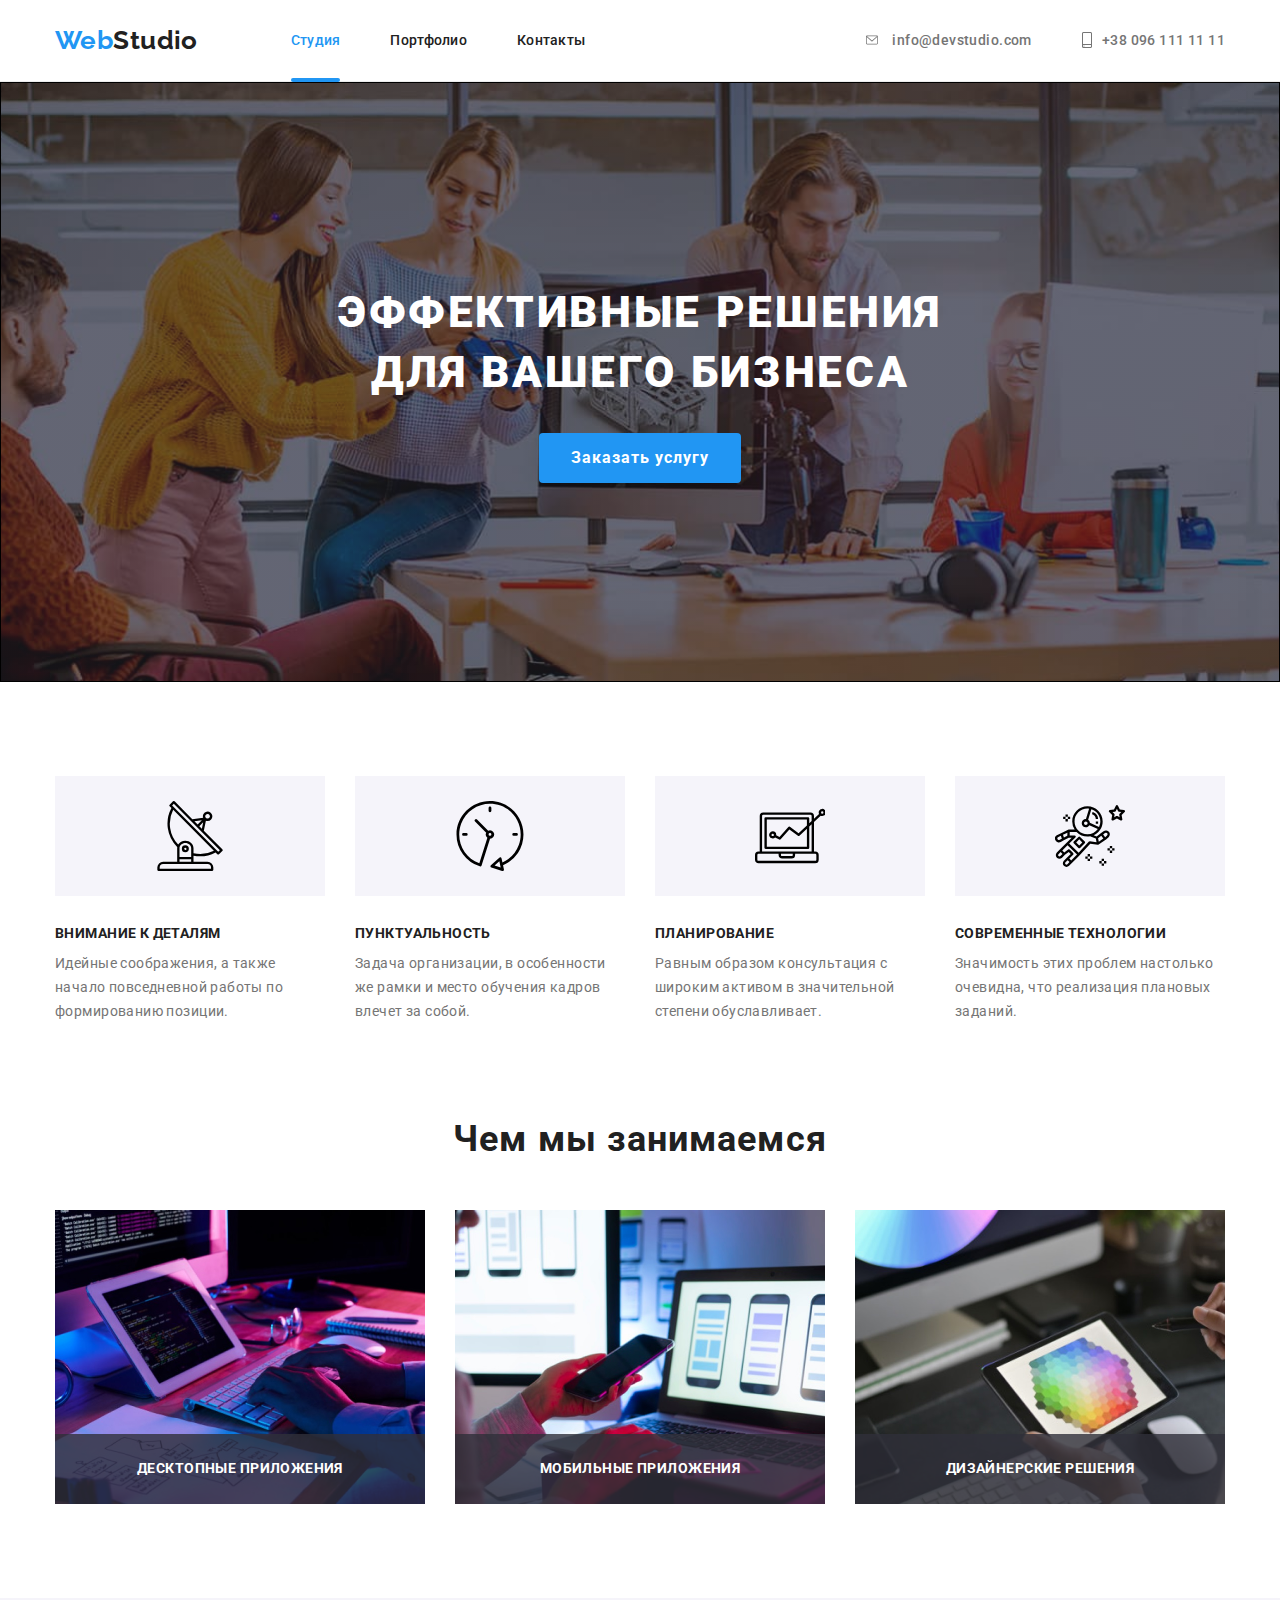
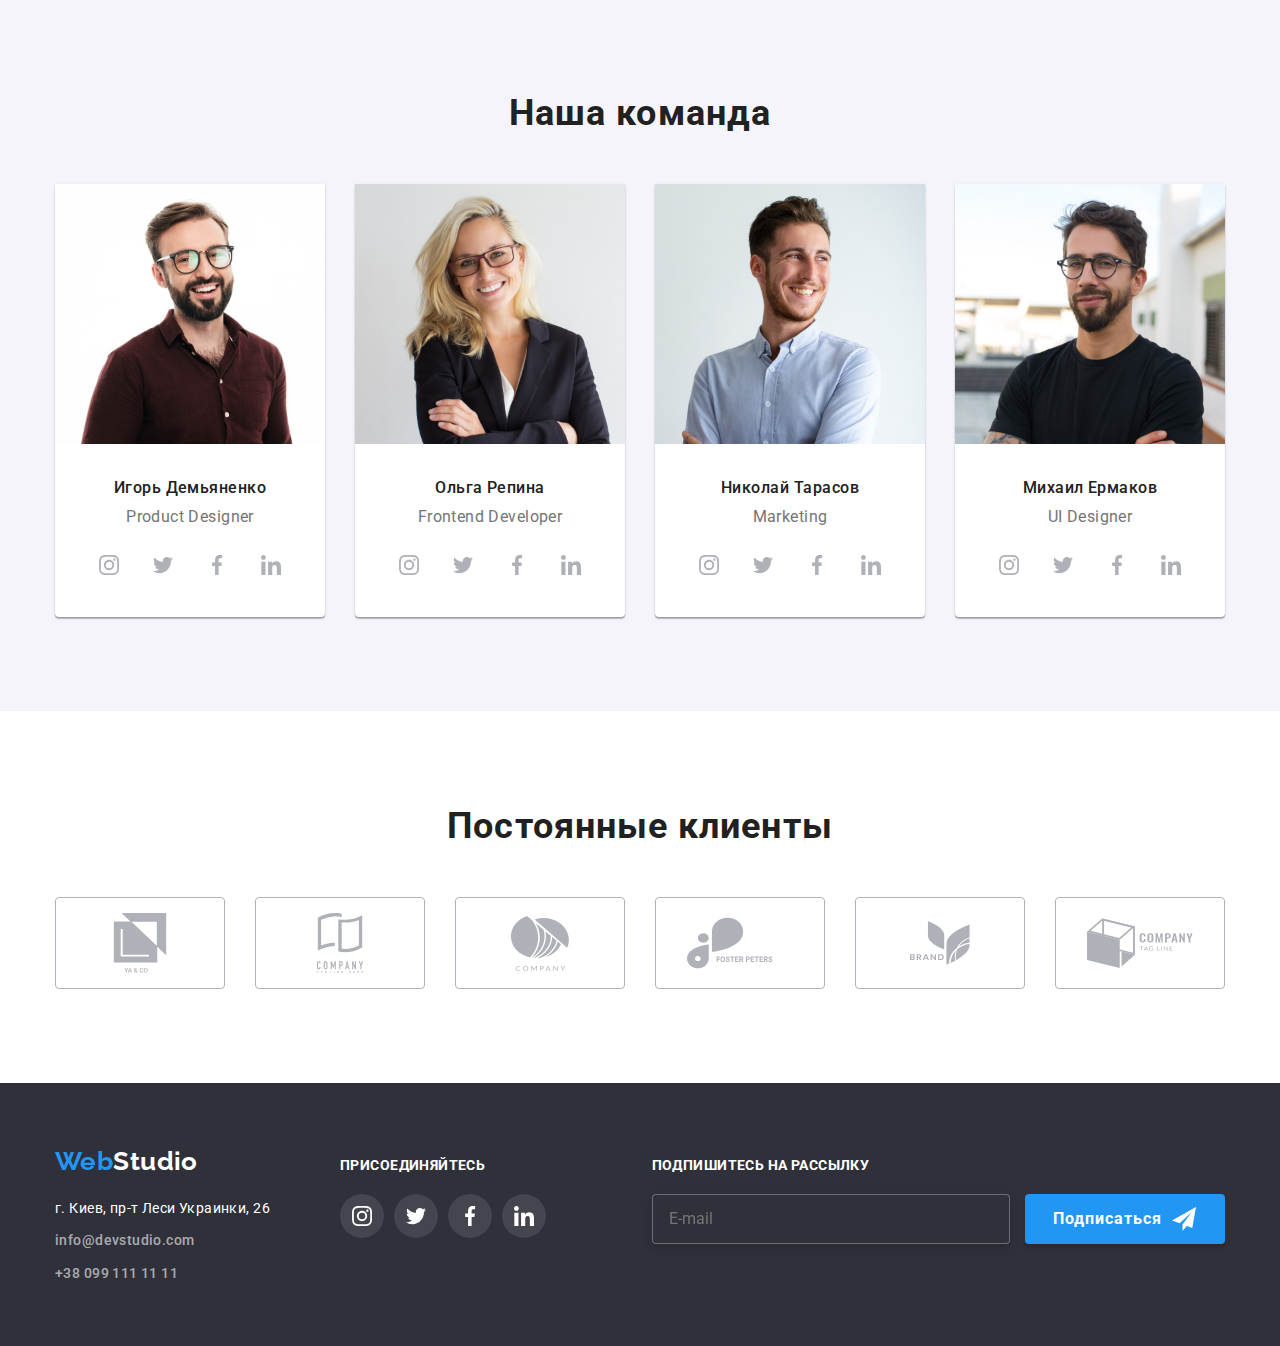
<file: index.html>
<!DOCTYPE html>
<html lang="ru">
	<head>
		<meta charset="UTF-8" />
		<meta http-equiv="X-UA-Compatible" content="IE=edge" />
		<meta name="viewport" content="width=device-width, initial-scale=1.0" />
		<link rel="preconnect" href="https://fonts.googleapis.com" />
		<link rel="preconnect" href="https://fonts.gstatic.com" crossorigin />
		<link
			href="https://fonts.googleapis.com/css2?family=Raleway:wght@700&family=Roboto:wght@400;500;700;900&display=swap"
			rel="stylesheet"
		/>
		<link
			rel="stylesheet"
			href="https://cdnjs.cloudflare.com/ajax/libs/modern-normalize/1.1.0/modern-normalize.min.css"
		/>
		<link rel="stylesheet" href="./css/main.min.css" />
		<title>Студия</title>
	</head>
	<body>
		<!-- head of documeent -->
		<header class="header">
			<!-- head of document left (main)-->
			<div class="header__wrap">
				<nav class="nav">
					<a href="./index.html" class="logo-web-header">Web<span class="logo-web-header__text">Studio</span></a>
					<!-- head of document center (menu)-->
					<ul class="nav__menu">
						<li class="nav__item">
							<a class="nav__link current" href="./index.html">Студия</a>
						</li>
						<li class="nav__item">
							<a class="nav__link" href="./portfolio.html">Портфолио</a>
						</li>
						<li class="nav__item">
							<a class="nav__link" href="#">Контакты</a>
						</li>
					</ul>
				</nav>
				<!-- head of document right -->
				<ul class="contacts">
					<!-- e-mail -->
					<li class="contacts__item">
						<a class="contacts__link" href="mailto:info@devstudio.com">
							<svg class="contacts__icon" width="16" height="12">
								<use href="./images/icons.svg#mail"></use>
							</svg>
							info@devstudio.com
						</a>
					</li>
					<!-- phone -->
					<li class="contacts__item">
						<a class="contacts__link" href="tel:+380961111111">
							<svg class="contacts__icon" width="10" height="16">
								<use href="./images/icons.svg#smartphone"></use>
							</svg>
							+38 096 111 11 11
						</a>
					</li>
				</ul>
			</div>
		</header>
		<!-- main -->
		<main>
			<section class="hero">
				<div class="hero__wrap">
					<h1 class="hero__title">Эффективные решения для вашего бизнеса</h1>
					<button type="button" class="main-button" data-modal-open>Заказать услугу</button>
				</div>
			</section>
			<section class="features">
				<div class="features__wrap">
					<h2 class="features__title visually-hidden">Наши преимущества</h2>
					<ul class="features__list">
						<li class="features__item">
							<div class="features__thumb">
								<svg class="features__icon">
									<use href="./images/icons.svg#antenna-1"></use>
								</svg>
							</div>
							<h3 class="features__subtitle">Внимание к деталям</h3>
							<p class="features__text">Идейные соображения, а также начало повседневной работы по формированию позиции.</p>
						</li>
						<li class="features__item">
							<div class="features__thumb">
								<svg class="features__icon">
									<use href="./images/icons.svg#clock-1"></use>
								</svg>
							</div>
							<h3 class="features__subtitle">Пунктуальность</h3>
							<p class="features__text">Задача организации, в особенности же рамки и место обучения кадров влечет за собой.</p>
						</li>
						<li class="features__item">
							<div class="features__thumb">
								<svg class="features__icon">
									<use href="./images/icons.svg#diagram-1"></use>
								</svg>
							</div>
							<h3 class="features__subtitle">Планирование</h3>
							<p class="features__text">Равным образом консультация с широким активом в значительной степени обуславливает.</p>
						</li>
						<li class="features__item">
							<div class="features__thumb">
								<svg class="features__icon">
									<use href="./images/icons.svg#astronaut-1"></use>
								</svg>
							</div>
							<h3 class="features__subtitle">Современные технологии</h3>
							<p class="features__text">Значимость этих проблем настолько очевидна, что реализация плановых заданий.</p>
						</li>
					</ul>
				</div>
			</section>
			<section class="works">
				<div class="works__wrap">
					<h2 class="works__title">Чем мы занимаемся</h2>
					<ul class="works__list">
						<li class="works__item">
							<div class="works__image">
								<img class="works__thumb"
									src="images/close-up-image-programer-working-his-desk-office_1098-18707.jpg"
									alt="программист работающий в офисе"
									width="370"
								/>
								<h3 class="works__descr item-text">Десктопные приложения</h3>
							</div>
						</li>
						<li class="works__item">
							<div class="works__image">
								<img class="works__thumb"
									src="images/web-ui-designers-are-developing-application-smartphones-team-creators-is-working-interface-mobile-phones_8119-2713.jpg"
									alt="веб-дизайнеры разрабатывают интерфейс приложений для смартфонов"
									width="370"
								/>
								<h3 class="works__descr item-text">Мобильные приложения</h3>
							</div>
						</li>
						<li class="works__item">
							<div class="works__image">
								<img class="works__thumb"
									src="images/creative-artist-web-design-with-working-colour-selection-graphic-tablet_35674-1119.jpg"
									alt="художник с рабочей цветовой гаммой в графическом планшете"
									width="370"
								/>
								<h3 class="works__descr item-text">Дизайнерские решения</h3>
							</div>
						</li>
					</ul>
				</div>
			</section>
			<section class="team">
				<div class="team__wrap">
					<h2 class="team__title">Наша команда</h2>
					<ul class="team__list">
						<li class="team__item">
							<img src="images/4853.jpg" alt="Игорь Демьяненко" width="270" />
							<div class="team__descr item-text">
								<h3 class="team__person">Игорь Демьяненко</h3>
								<p class="team__job">Product Designer</p>
								<ul class="social">
									<li class="social__item">
										<a class="social__link" href="#">
											<svg class="social__icon">
												<use href="./images/icons.svg#instagram-1"></use>
											</svg>
										</a>
									</li>
									<li class="social__item">
										<a class="social__link" href="#">
											<svg class="social__icon">
												<use href="./images/icons.svg#twitter-1"></use>
											</svg>
										</a>
									</li>
									<li class="social__item">
										<a class="social__link" href="#">
											<svg class="social__icon">
												<use href="./images/icons.svg#facebook-1"></use>
											</svg>
										</a>
									</li>
									<li class="social__item">
										<a class="social__link" href="#">
											<svg class="social__icon">
												<use href="./images/icons.svg#linkedin-1"></use>
											</svg>
										</a>
									</li>
								</ul>
							</div>
						</li>
						<li class="team__item">
							<img src="images/5844.jpg" alt="Ольга Репина" width="270" />
							<div class="team__descr item-text">
								<h3 class="team__person">Ольга Репина</h3>
								<p class="team__job">Frontend Developer</p>
								<ul class="social">
									<li class="social__item">
										<a class="social__link" href="#">
											<svg class="social__icon">
												<use href="./images/icons.svg#instagram-1"></use>
											</svg>
										</a>
									</li>
									<li class="social__item">
										<a class="social__link" href="#">
											<svg class="social__icon">
												<use href="./images/icons.svg#twitter-1"></use>
											</svg>
										</a>
									</li>
									<li class="social__item">
										<a class="social__link" href="#">
											<svg class="social__icon">
												<use href="./images/icons.svg#facebook-1"></use>
											</svg>
										</a>
									</li>
									<li class="social__item">
										<a class="social__link" href="#">
											<svg class="social__icon">
												<use href="./images/icons.svg#linkedin-1"></use>
											</svg>
										</a>
									</li>
								</ul>
							</div>
						</li>
						<li class="team__item">
							<img src="images/16166.jpg" alt="Николай Тарасов" width="270" />
							<div class="team__descr item-text">
								<h3 class="team__person">Николай Тарасов</h3>
								<p class="team__job">Marketing</p>
								<ul class="social">
									<li class="social__item">
										<a class="social__link" href="#">
											<svg class="social__icon">
												<use href="./images/icons.svg#instagram-1"></use>
											</svg>
										</a>
									</li>
									<li class="social__item">
										<a class="social__link" href="#">
											<svg class="social__icon">
												<use href="./images/icons.svg#twitter-1"></use>
											</svg>
										</a>
									</li>
									<li class="social__item">
										<a class="social__link" href="#">
											<svg class="social__icon">
												<use href="./images/icons.svg#facebook-1"></use>
											</svg>
										</a>
									</li>
									<li class="social__item">
										<a class="social__link" href="#">
											<svg class="social__icon">
												<use href="./images/icons.svg#linkedin-1"></use>
											</svg>
										</a>
									</li>
								</ul>
							</div>
						</li>
						<li class="team__item">
							<img src="images/2968.jpg" alt="Михаил Ермаков" width="270" />
							<div class="team__descr item-text">
								<h3 class="team__person">Михаил Ермаков</h3>
								<p class="team__job">UI Designer</p>
								<ul class="social">
									<li class="social__item">
										<a class="social__link" href="#">
											<svg class="social__icon">
												<use href="./images/icons.svg#instagram-1"></use>
											</svg>
										</a>
									</li>
									<li class="social__item">
										<a class="social__link" href="#">
											<svg class="social__icon">
												<use href="./images/icons.svg#twitter-1"></use>
											</svg>
										</a>
									</li>
									<li class="social__item">
										<a class="social__link" href="#">
											<svg class="social__icon">
												<use href="./images/icons.svg#facebook-1"></use>
											</svg>
										</a>
									</li>
									<li class="social__item">
										<a class="social__link" href="#">
											<svg class="social__icon">
												<use href="./images/icons.svg#linkedin-1"></use>
											</svg>
										</a>
									</li>
								</ul>
							</div>
						</li>
					</ul>
				</div>
			</section>
		</main>
		<section class="customers">
			<div class="customers__wrap">
				<h2 class="customers__title">Постоянные клиенты</h2>
				<ul class="customers__list">
					<li class="customers__item">
						<a class="customers__link" href="#">
							<svg class="customers__icon">
								<use href="./images/icons.svg#logo-1"></use>
							</svg>
						</a>
					</li>
					<li class="customers__item">
						<a class="customers__link" href="#">
							<svg class="customers__icon">
								<use href="./images/icons.svg#logo-2"></use>
							</svg>
						</a>
					</li>
					<li class="customers__item">
						<a class="customers__link" href="#">
							<svg class="customers__icon">
								<use href="./images/icons.svg#logo-3"></use>
							</svg>
						</a>
					</li>
					<li class="customers__item">
						<a class="customers__link" href="#">
							<svg class="customers__icon">
								<use href="./images/icons.svg#logo-4"></use>
							</svg>
						</a>
					</li>
					<li class="customers__item">
						<a class="customers__link" href="#">
							<svg class="customers__icon">
								<use href="./images/icons.svg#logo-5"></use>
							</svg>
						</a>
					</li>
					<li class="customers__item">
						<a class="customers__link" href="#">
							<svg class="customers__icon">
								<use href="./images/icons.svg#logo-6"></use>
							</svg>
						</a>
					</li>
				</ul>
			</div>
		</section>
		<!-- footer -->
		<footer class="footer">
			<div class="footer__wrap">
				<div class="info">
					<a href="./index.html" class="logo-web-footer">Web<span class="logo-web-footer__text">Studio</span></a>
					<address class="address">
						<p class="address__title">г. Киев, пр-т Леси Украинки, 26</p>
						<ul class="address__list">
							<li class="address__item">
								<a href="mailto:info@devstudio.com" class="address__link">info@devstudio.com</a>
							</li>
							<li class="address__item">
								<a href="tel:+380991111111" class="address__link">+38 099 111 11 11</a>
							</li>
						</ul>
					</address>
				</div>
				<div class="join">
					<p class="join__title">Присоединяйтесь</p>
					<ul class="social">
						<li class="social__item">
							<a class="social__link social__link--footer" href="#">
								<svg class="social__icon social__icon--footer">
									<use href="./images/icons.svg#instagram-1"></use>
								</svg>
							</a>
						</li>
						<li class="social__item">
							<a class="social__link social__link--footer" href="#">
								<svg class="social__icon social__icon--footer">
									<use href="./images/icons.svg#twitter-1"></use>
								</svg>
							</a>
						</li>
						<li class="social__item">
							<a class="social__link social__link--footer" href="#">
								<svg class="social__icon social__icon--footer">
									<use href="./images/icons.svg#facebook-1"></use>
								</svg>
							</a>
						</li>
						<li class="social__item">
							<a class="social__link social__link--footer" href="#">
								<svg class="social__icon social__icon--footer">
									<use href="./images/icons.svg#linkedin-1"></use>
								</svg>
							</a>
						</li>
					</ul>
				</div>
				<div class="subscribe">
					<h3 class="subscribe__title">Подпишитесь на рассылку</h3>
					<label class="subscribe__item">
						<input type="email" class="subscribe__input" name="email" placeholder="E-mail" />
					</label>
					<button type="submit" class="subscribe__button subscribe__button--footer">
						Подписаться
						<svg class="subscribe__icon"><use href="./images/icons.svg#icon-send"></use></svg>
					</button>
				</div>
			</div>
		</footer>
		<!-- Modal window -->
		<div class="backdrop is-hidden" data-modal>
			<div class="modal">
				<button class="modal__button-close" type="button" data-modal-close>
					<svg class="modal__icon-close">
						<use href="./images/icons.svg#icon-close"></use>
					</svg>
				</button>
				<div class="modal__wrap">
					<form class="modal__form" name="data-transfer" autocomplete="on">
						<strong class="modal__title">Оставьте свои данные, мы вам перезвоним</strong>
						<div role="group" class="modal__group">
							<label class="modal__label" for="user-name">Имя</label>
							<div class="modal__field">
								<input
									class="modal__input"
									type="text"
									name="user-name"
									id="user-name"
									minlength="3"
									placeholder=" "
									required
									autofocus
								/>
								<svg class="modal__icon">
									<use href="images/icons.svg#input-name"></use>
								</svg>
							</div>
							<label class="modal__label" for="user-phone">Телефон</label>
							<div class="modal__field">
								<input
									class="modal__input"
									type="tel"
									name="user-phone"
									id="user-phone"
									pattern="\+?[0-9\s\-\(\)]+"
									placeholder=" "
									required
								/>
								<svg class="modal__icon">
									<use href="images/icons.svg#input-phone"></use>
								</svg>
							</div>
							<label class="modal__label" for="user-email">Почта</label>
							<div class="modal__field">
								<input
									class="modal__input"
									type="email"
									name="user-email"
									id="user-email"
									placeholder=" "
									required
								/>
								<svg class="modal__icon">
									<use href="images/icons.svg#input-mail"></use>
								</svg>
							</div>
							<label class="modal__label" for="user-notes">Комментарии</label>
							<textarea
								class="modal__comment"
								name="user-notes"
								id="user-notes"
								rows="3"
								placeholder="Введите текст"
							></textarea>
						</div>
						<div class="checkbox">
							<label class="checkbox__label">
								<input class="checkbox__input visually-hidden" type="checkbox" name="user-agreement" required />
								Соглашаюсь с рассылкой и принимаю &nbsp;
								<a class="checkbox__link" href="#">Условия договора</a>
								<svg class="checkbox--checked">
									<use href="images/icons.svg#check-active-full"></use>
								</svg>
								<svg class="checkbox--no-checked">
									<use href="images/icons.svg#icon-check"></use>
								</svg>
							</label>
						</div>
						<button class="send" type="submit">Отправить</button>
					</form>
				</div>
			</div>
		</div>
		<script src="./js/modal.js"></script>
	</body>
</html>
</file>
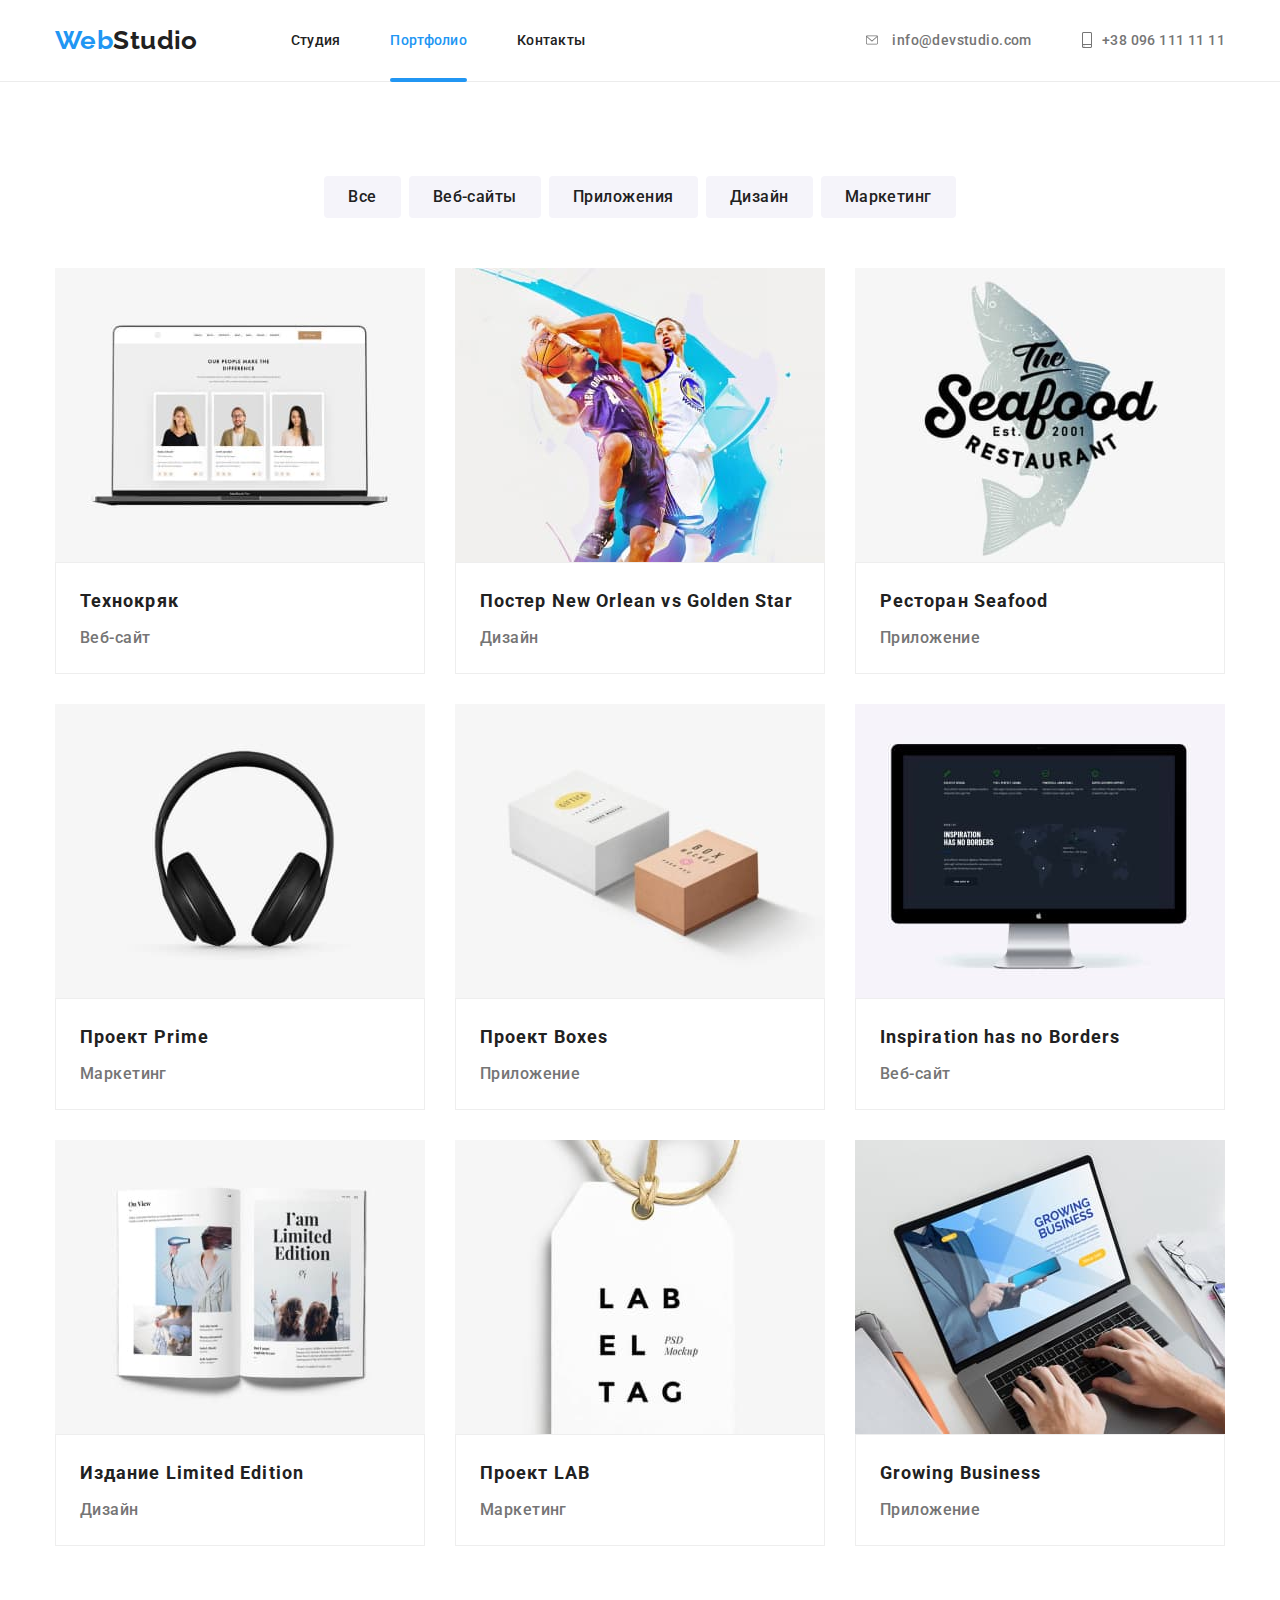
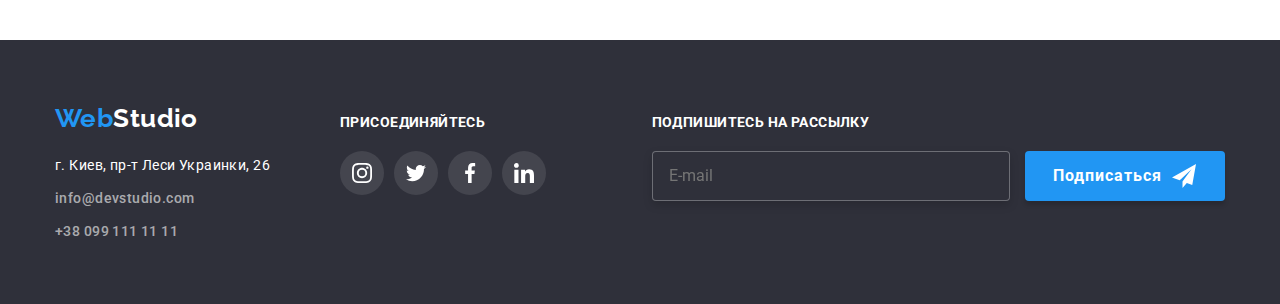
<file: portfolio.html>
<!DOCTYPE html>
<html lang="ru">
	<head>
		<meta charset="UTF-8" />
		<meta http-equiv="X-UA-Compatible" content="IE=edge" />
		<meta name="viewport" content="width=device-width, initial-scale=1.0" />
		<link rel="preconnect" href="https://fonts.googleapis.com" />
		<link rel="preconnect" href="https://fonts.gstatic.com" crossorigin />
		<link
			href="https://fonts.googleapis.com/css2?family=Raleway:wght@700&family=Roboto:wght@400;500;700;900&display=swap"
			rel="stylesheet"
		/>
		<link
			rel="stylesheet"
			href="https://cdnjs.cloudflare.com/ajax/libs/modern-normalize/1.1.0/modern-normalize.min.css"
		/>
		<link rel="stylesheet" href="./css/main.min.css" />
		<title>Портфолио</title>
	</head>
	<body>
		<!-- head of documeent -->
		<header class="header">
			<!-- head of document left (main)-->
			<div class="header__wrap">
				<nav class="nav">
					<a href="./index.html" class="logo-web-header">Web<span class="logo-web-header__text">Studio</span></a>
					<!-- head of document center (menu)-->
					<ul class="nav__menu">
						<li class="nav__item">
							<a class="nav__link" href="./index.html">Студия</a>
						</li>
						<li class="nav__item">
							<a class="nav__link current" href="./portfolio.html">Портфолио</a>
						</li>
						<li class="nav__item">
							<a class="nav__link" href="#">Контакты</a>
						</li>
					</ul>
				</nav>
				<!-- head of document right -->
				<ul class="contacts">
					<!-- e-mail -->
					<li class="contacts__item">
						<a class="contacts__link" href="mailto:info@devstudio.com">
							<svg class="contacts__icon" width="16" height="12">
								<use href="./images/icons.svg#mail"></use>
							</svg>
							info@devstudio.com
						</a>
					</li>
					<!-- phone -->
					<li class="contacts__item">
						<a class="contacts__link" href="tel:+380961111111">
							<svg class="contacts__icon" width="10" height="16">
								<use href="./images/icons.svg#smartphone"></use>
							</svg>
							+38 096 111 11 11
						</a>
					</li>
				</ul>
			</div>
		</header>
		<!-- main -->
		<main>
			<section class="portfolio">
				<div class="portfolio__wrap">
					<h1 class="portfolio__title visually-hidden">Наши услуги</h1>
					<ul class="portfolio__filter">
						<li class="portfolio__item"><button class="portfolio__button" type="button">Все</button></li>
						<li class="portfolio__item"><button class="portfolio__button" type="button">Веб-сайты</button></li>
						<li class="portfolio__item"><button class="portfolio__button" type="button">Приложения</button></li>
						<li class="portfolio__item"><button class="portfolio__button" type="button">Дизайн</button></li>
						<li class="portfolio__item"><button class="portfolio__button" type="button">Маркетинг</button></li>
					</ul>
					<ul class="gallery">
						<li class="gallery__item">
							<a class="gallery__link" href="#">
								<div class="gallery__overlay">
									<img class="gallery__img" src="images/portfolio1.jpg" alt="Веб-сайт на экране ноутбука" width="370" />
									<div class="gallery__card">
										<h3 class="gallery__text">
                      						Ресурс предлагает комплексные предложения с разным уровнем функционала и
                      						сервисов. Все это позволит посетителю получить исчерпывающие сведения о
                      						компании или частном лице.
                    					</h3>
                  					</div>
								</div>
								<div class="gallery__descr item-text">
									<h2 class="gallery__name">Технокряк</h2>
									<p class="gallery__type">Веб-сайт</p>
								</div>
							</a>
						</li>
						<li class="gallery__item">
							<a class="gallery__link" href="#">
								<div class="gallery__overlay">
									<img class="gallery__img" src="images/portfolio2.jpg" alt="Изображение двух баскетболистов" width="370" />
									<div class="gallery__card">
										<h3 class="gallery__text">
                      						Ресурс предлагает комплексные предложения с разным уровнем функционала и
                      						сервисов. Все это позволит посетителю получить исчерпывающие сведения о
                      						компании или частном лице.
                    					</h3>
                  					</div>
								</div>
								<div class="gallery__descr item-text">
									<h2 class="gallery__name">Постер New Orlean vs Golden Star</h2>
									<p class="gallery__type">Дизайн</p>
								</div>
							</a>
						</li>
						<li class="gallery__item">
							<a class="gallery__link" href="#">
								<div class="gallery__overlay">
									<img class="gallery__img" src="images/portfolio-1.jpg" alt="Вывеска ресторана" width="370" />
									<div class="gallery__card">
										<h3 class="gallery__text">
                      						Ресурс предлагает комплексные предложения с разным уровнем функционала и
                      						сервисов. Все это позволит посетителю получить исчерпывающие сведения о
                      						компании или частном лице.
                    					</h3>
                  					</div>									
								</div>	
								<div class="gallery__descr item-text">
									<h2 class="gallery__name">Ресторан Seafood</h2>
									<p class="gallery__type">Приложение</p>
								</div>
							</a>
						</li>
						<li class="gallery__item">
							<a class="gallery__link" href="#">
								<div class="gallery__overlay">
									<img class="gallery__img" src="images/portfolio-2.jpg" alt="Наушники" width="370" />
									<div class="gallery__card">
										<h3 class="gallery__text">
                      						Ресурс предлагает комплексные предложения с разным уровнем функционала и
                      						сервисов. Все это позволит посетителю получить исчерпывающие сведения о
                      						компании или частном лице.
                    					</h3>
                  					</div>									
								</div>
								<div class="gallery__descr item-text">
									<h2 class="gallery__name">Проект Prime</h2>
									<p class="gallery__type">Маркетинг</p>
								</div>
							</a>
						</li>
						<li class="gallery__item">
							<a class="gallery__link" href="#">
								<div class="gallery__overlay">
									<img class="gallery__img" src="images/portfolio5.jpg" alt="Две коробки" width="370" />
									<div class="gallery__card">
										<h3 class="gallery__text">
                      						Ресурс предлагает комплексные предложения с разным уровнем функционала и
                      						сервисов. Все это позволит посетителю получить исчерпывающие сведения о
                      						компании или частном лице.
                    					</h3>
                  					</div>									
								</div>	
								<div class="gallery__descr item-text">
									<h2 class="gallery__name">Проект Boxes</h2>
									<p class="gallery__type">Приложение</p>
								</div>
							</a>
						</li>
						<li class="gallery__item">
							<a class="gallery__link" href="#">
								<div class="gallery__overlay">
									<img class="gallery__img" src="images/111.jpg" alt="Веб-сайт на экране монитора" width="370" />
									<div class="gallery__card">
										<h3 class="gallery__text">
                      						Ресурс предлагает комплексные предложения с разным уровнем функционала и
                      						сервисов. Все это позволит посетителю получить исчерпывающие сведения о
                      						компании или частном лице.
                    					</h3>
                  					</div>									
								</div>	
								<div class="gallery__descr item-text">
									<h2 class="gallery__name">Inspiration has no Borders</h2>
									<p class="gallery__type">Веб-сайт</p>
								</div>
							</a>
						</li>
						<li class="gallery__item">
							<a class="gallery__link" href="#">
								<div class="gallery__overlay">
									<img class="gallery__img" src="images/portfolio7.jpg" alt="Открытая книга" width="370" />
									<div class="gallery__card">
										<h3 class="gallery__text">
                      						Ресурс предлагает комплексные предложения с разным уровнем функционала и
                      						сервисов. Все это позволит посетителю получить исчерпывающие сведения о
                      						компании или частном лице.
                    					</h3>
                  					</div>									
								</div>	
								<div class="gallery__descr item-text">
									<h2 class="gallery__name">Издание Limited Edition</h2>
									<p class="gallery__type">Дизайн</p>
								</div>
							</a>
						</li>
						<li class="gallery__item">
							<a class="gallery__link" href="#">
								<div class="gallery__overlay">
									<img class="gallery__img" src="images/portfolio8.jpg" alt="Бирка с названием" width="370" />
									<div class="gallery__card">
										<h3 class="gallery__text">
                      						Ресурс предлагает комплексные предложения с разным уровнем функционала и
                      						сервисов. Все это позволит посетителю получить исчерпывающие сведения о
                      						компании или частном лице.
                    					</h3>
                  					</div>									
								</div>	
								<div class="gallery__descr item-text">
									<h2 class="gallery__name">Проект LAB</h2>
									<p class="gallery__type">Маркетинг</p>
								</div>
							</a>
						</li>
						<li class="gallery__item">
							<a class="gallery__link" href="#">
								<div class="gallery__overlay">
									<img class="gallery__img" src="images/2910404.jpg" alt="Руки разработчика на клавиатуре ноутбука" width="370" />
									<div class="gallery__card">
										<h3 class="gallery__text">
                      						Ресурс предлагает комплексные предложения с разным уровнем функционала и
                      						сервисов. Все это позволит посетителю получить исчерпывающие сведения о
                      						компании или частном лице.
                    					</h3>
                  					</div>									
								</div>	
								<div class="gallery__descr item-text">
									<h2 class="gallery__name">Growing Business</h2>
									<p class="gallery__type">Приложение</p>
								</div>
							</a>
						</li>
					</ul>
				</div>
			</section>
		</main>
		<!-- footer -->	
		<footer class="footer">
			<div class="footer__wrap">
				<div class="info">
					<a href="./index.html" class="logo-web-footer">Web<span class="logo-web-footer__text">Studio</span></a>
					<address class="address">
						<p class="address__title">г. Киев, пр-т Леси Украинки, 26</p>
						<ul class="address__list">
							<li class="address__item">
								<a href="mailto:info@devstudio.com" class="address__link">info@devstudio.com</a>
							</li>
							<li class="address__item">
								<a href="tel:+380991111111" class="address__link">+38 099 111 11 11</a>
							</li>
						</ul>
					</address>
				</div>
				<div class="join">
					<h3 class="join__title">Присоединяйтесь</h3>
					<ul class="social">
						<li class="social__item">
							<a href="#" class="social__link social__link--footer">
								<svg class="social__icon social__icon--footer">
									<use href="./images/icons.svg#instagram-1"></use>
								</svg>
							</a>
						</li>
						<li class="social__item">
							<a href="#" class="social__link social__link--footer">
								<svg class="social__icon social__icon--footer">
									<use href="./images/icons.svg#twitter-1"></use>
								</svg>
							</a>
						</li>
						<li class="social__item">
							<a href="#" class="social__link social__link--footer">
								<svg class="social__icon social__icon--footer">
									<use href="./images/icons.svg#facebook-1"></use>
								</svg>
							</a>
						</li>
						<li class="social__item">
							<a href="#" class="social__link social__link--footer">
								<svg class="social__icon social__icon--footer">
									<use href="./images/icons.svg#linkedin-1"></use>
								</svg>
							</a>
						</li>
					</ul>
				</div>
				<div class="subscribe">
					<h3 class="subscribe__title">Подпишитесь на рассылку</h3>
					<label class="subscribe__item">
						<input type="email" class="subscribe__input" name="email" placeholder="E-mail" />
					</label>
					<button type="submit" class="subscribe__button subscribe__button--footer">
						Подписаться
						<svg class="subscribe__icon"><use href="./images/icons.svg#icon-send"></use></svg>
					</button>
				</div>
			</div>
		</footer>
	</body>
</html>
</file>
<file: css/main.min.css>
:root{--body-bck: #e5e5e5;--menu-bck: #ffffff;--accent-color: #2196f3;--logo-text-color: #000000;--primary-text-color: #212121;--primary-contact-color: #757575;--top-main-bck: #2f303a;--bottom-main-bck: #f5f4fa;--border-header-color: #ececec;--border-service-color: #eeeeee;--button-hover: #188ce8;--person-bck: #afb1b8;--footer-contact-color: rgba(255, 255, 255, 0.6);--items-between: 30px;--cubic-bezier: cubic-bezier(0.4, 0, 0.2, 1)}html{-webkit-box-sizing:border-box;box-sizing:border-box}*,*::before,*::after{-webkit-box-sizing:inherit;box-sizing:inherit}h1,h2,h3,h4,h5,h6,p{margin:0;padding:0;border:0}h2{color:var(--primary-text-color)}a{text-decoration:none;margin:0;padding:0}ul{list-style-type:none;margin:0;padding:0}.portfolio__wrap,.footer__wrap,.customers__wrap,.team__wrap,.works__wrap,.features__wrap,.hero__wrap,.header__wrap{width:1200px;margin-left:auto;margin-right:auto;padding-left:15px;padding-right:15px}.portfolio,.customers,.team,.works,.features{padding-top:94px;padding-bottom:94px}.contacts__link,.nav,.footer__wrap,.header__wrap{display:-webkit-box;display:-ms-flexbox;display:flex;-webkit-box-align:center;-ms-flex-align:center;align-items:center}.modal__comment:focus-within,.modal__comment:hover,.modal__comment:focus,.modal__comment,.modal__input:focus-within,.modal__input:hover,.modal__input:focus,.modal__input,.subscribe__input{outline:none}.gallery,.portfolio__button,.address,.customers__list,.social,.team__list,.contacts,.nav__menu,.features__list{padding:0;margin:0;letter-spacing:inherit;list-style:none}.gallery__card,.gallery__link,.address__link,.social__link,.contacts__link,.nav__link{font-weight:500;text-decoration:none;color:var(--primary-contact-color)}.customers__title,.team__title,.works__title{font-weight:700;font-size:36px;line-height:1.17;text-align:center;letter-spacing:.03em;color:var(--primary-text-color)}.subscribe__title,.join__title,.works__descr,.features__subtitle{font-weight:700;font-size:14px;line-height:1.14;text-transform:uppercase}.visually-hidden,.features__title{position:absolute;width:1px;height:1px;margin:-1px;border:0;padding:0;white-space:nowrap;-webkit-clip-path:inset(100%);clip-path:inset(100%);clip:rect(0 0 0 0);overflow:hidden}.is-hidden{visibility:hidden;opacity:0;pointer-events:none}body{font-family:Roboto,sans-serif;font-weight:400;font-size:14px;line-height:1.71;letter-spacing:.03em;color:var(--primary-text-color);background-color:var(--menu-bck)}.header{display:-webkit-box;display:-ms-flexbox;display:flex;padding-top:25px;padding-bottom:25px;-webkit-box-align:center;-ms-flex-align:center;align-items:center;background:var(--menu-bck);border-bottom:1px solid var(--border-header-color)}.hero{max-width:1600px;height:600px;margin-left:auto;margin-right:auto;padding-top:200px;padding-bottom:200px;text-align:center;border:1px solid var(--logo-text-color);background-color:var(--top-main-bck);background-image:-webkit-gradient(linear, left top, right top, from(rgba(47, 48, 58, 0.4)), to(rgba(47, 48, 58, 0.4))),url(../images/img.jpg);background-image:linear-gradient(to right, rgba(47, 48, 58, 0.4), rgba(47, 48, 58, 0.4)),url(../images/img.jpg);background-repeat:no-repeat;background-size:cover;background-position:center}.hero__title{width:696px;margin:0 auto;font-weight:900;font-size:44px;line-height:1.36;letter-spacing:.06em;text-align:center;text-transform:uppercase;color:var(--menu-bck)}.features{background:var(--menu-bck)}.features__list{display:-webkit-box;display:-ms-flexbox;display:flex;-webkit-box-pack:center;-ms-flex-pack:center;justify-content:center}.features__thumb{display:-webkit-box;display:-ms-flexbox;display:flex;height:120px;-webkit-box-pack:center;-ms-flex-pack:center;justify-content:center;-webkit-box-align:center;-ms-flex-align:center;align-items:center;margin-bottom:30px;background-color:var(--bottom-main-bck)}.features__icon{width:70px;height:70px}.features__subtitle{margin-bottom:10px;letter-spacing:.03em;color:var(--primary-text-color)}.features__text{font-size:14px;line-height:1.71;color:var(--primary-contact-color)}.features__item{width:270px}.features__list .features__item+.features__item{margin-left:30px}.works{text-align:center;padding-top:0}.works__descr{position:absolute;color:var(--menu-bck);width:100%;height:70px;display:-webkit-box;display:-ms-flexbox;display:flex;-webkit-box-pack:center;-ms-flex-pack:center;justify-content:center;-webkit-box-align:center;-ms-flex-align:center;align-items:center;background:rgba(47,48,58,.8);bottom:0;left:0}.works__image{display:-webkit-box;display:-ms-flexbox;display:flex;position:relative}.works__list{display:-webkit-box;display:-ms-flexbox;display:flex;margin-top:50px;-webkit-box-pack:center;-ms-flex-pack:center;justify-content:center}.works .works__item+.works__item{margin-left:30px}.team{background-color:var(--bottom-main-bck)}.team__title{margin:0}.team__item{background:var(--menu-bck);-webkit-box-shadow:0px 1px 3px rgba(0,0,0,.12),0px 1px 1px rgba(0,0,0,.14),0px 2px 1px rgba(0,0,0,.2);box-shadow:0px 1px 3px rgba(0,0,0,.12),0px 1px 1px rgba(0,0,0,.14),0px 2px 1px rgba(0,0,0,.2);border-radius:0px 0px 4px 4px}.team .team__item+.team__item{margin-left:30px}.item-text{padding-top:30px;padding-bottom:30px}.customers__title{margin-bottom:50px}.footer{padding-top:60px;padding-bottom:60px;background-color:var(--top-main-bck)}.footer__wrap{-webkit-box-align:baseline;-ms-flex-align:baseline;align-items:baseline}.portfolio__filter{display:-webkit-box;display:-ms-flexbox;display:flex;-webkit-box-pack:center;-ms-flex-pack:center;justify-content:center;margin-bottom:50px}.portfolio__filter .portfolio__item+.portfolio__item{margin-left:8px}.main-button{-webkit-box-align:center;-ms-flex-align:center;align-items:center;text-align:center;margin-left:auto;margin-right:auto;margin-top:30px;padding:10px 32px;background:var(--accent-color);-webkit-box-shadow:0px 4px 4px rgba(0,0,0,.15);box-shadow:0px 4px 4px rgba(0,0,0,.15);border:none;border-radius:4px;font-weight:700;font-size:16px;line-height:1.88;letter-spacing:.06em;color:var(--menu-bck);cursor:pointer;-webkit-transition-property:background-color;transition-property:background-color;-webkit-transition-duration:250ms;transition-duration:250ms;-webkit-transition-timing-function:cubic-bezier(0.4, 0, 0.2, 1);transition-timing-function:cubic-bezier(0.4, 0, 0.2, 1)}.main-button:hover,.main-button:focus{background-color:var(--button-hover)}.logo-web-header{display:-webkit-box;display:-ms-flexbox;display:flex;margin-right:93px;font-family:Raleway;font-weight:700;font-size:26px;line-height:1.19;color:var(--accent-color)}.logo-web-header__text{color:var(--primary-text-color)}.logo-web-footer{display:block;font-family:Raleway,sans-serif;font-weight:700;font-size:26px;line-height:1.19;color:var(--accent-color)}.logo-web-footer__text{color:var(--menu-bck)}.nav__menu{display:-webkit-box;display:-ms-flexbox;display:flex}.nav__item{position:relative}.nav__item:not(:last-child){margin-right:50px}.nav__link{font-weight:500;font-size:14px;line-height:1.14;letter-spacing:.02em;color:var(--primary-text-color);-webkit-transition-property:color;transition-property:color;-webkit-transition-duration:250ms;transition-duration:250ms;-webkit-transition-timing-function:cubic-bezier(0.4, 0, 0.2, 1);transition-timing-function:cubic-bezier(0.4, 0, 0.2, 1)}.nav__link:hover,.nav__link:focus{color:var(--accent-color)}.nav__link.current{display:inline-block;position:relative;color:var(--accent-color)}.nav__link.current::after{display:inline-block;content:"";position:absolute;width:100%;left:0;bottom:-34px;height:4px;border-radius:2px;background-color:var(--accent-color)}.contacts{display:-webkit-box;display:-ms-flexbox;display:flex;margin-left:auto}.contacts__item:not(:last-child){margin-right:50px}.contacts__link{color:var(--primary-contact-color);-webkit-transition-property:color fill;transition-property:color fill;-webkit-transition-duration:250ms;transition-duration:250ms;-webkit-transition-timing-function:cubic-bezier(0.4, 0, 0.2, 1);transition-timing-function:cubic-bezier(0.4, 0, 0.2, 1)}.contacts__link:hover,.contacts__link:focus{color:var(--accent-color);fill:var(--accent-color)}.contacts__icon{fill:currentColor;margin-right:10px}.team__list{display:-webkit-box;display:-ms-flexbox;display:flex;-webkit-box-pack:center;-ms-flex-pack:center;justify-content:center;margin-top:50px;font-weight:500;font-size:16px;line-height:1.18;text-align:center;color:var(--primary-text-color)}.team__person{font-weight:500;font-size:16px;line-height:1.18;letter-spacing:.03em;color:var(--primary-text-color)}.team__job{margin-top:10px;font-weight:400;font-size:16px;line-height:1.18;color:var(--primary-contact-color)}.social{display:-webkit-box;display:-ms-flexbox;display:flex;width:206px;height:44px;margin-left:auto;margin-right:auto;margin-top:16px}.social__link{display:block;width:44px;height:44px;border-radius:50%;padding:12px;fill:var(--person-bck);-webkit-transition:fill 250ms cubic-bezier(0.4, 0, 0.2, 1);transition:fill 250ms cubic-bezier(0.4, 0, 0.2, 1)}.social__link:hover,.social__link:focus{border-radius:50%;background-color:var(--accent-color);fill:var(--menu-bck)}.social__link--footer{display:-webkit-box;display:-ms-flexbox;display:flex;list-style:none;padding:0;margin:0;color:inherit;fill:var(--menu-bck);-webkit-box-align:center;-ms-flex-align:center;align-items:center;-webkit-box-pack:center;-ms-flex-pack:center;justify-content:center;border:none;background-color:rgba(255,255,255,.1)}.social .social__item+.social__item{margin-left:10px}.social__icon{width:20px;height:20px}.customers__list{display:-webkit-box;display:-ms-flexbox;display:flex;-webkit-box-pack:center;-ms-flex-pack:center;justify-content:center}.customers__item{display:-webkit-box;display:-ms-flexbox;display:flex}.customers__link{display:-webkit-box;display:-ms-flexbox;display:flex;width:170px;height:92px;-webkit-box-align:center;-ms-flex-align:center;align-items:center;-webkit-box-pack:center;-ms-flex-pack:center;justify-content:center;fill:var(--person-bck);border:1px solid var(--person-bck);border-radius:4px;-webkit-transition-property:color fill;transition-property:color fill;-webkit-transition-duration:250ms;transition-duration:250ms;-webkit-transition-timing-function:cubic-bezier(0.4, 0, 0.2, 1);transition-timing-function:cubic-bezier(0.4, 0, 0.2, 1)}.customers__link:hover,.customers__link:focus{fill:var(--accent-color);color:var(--accent-color);border:1px solid var(--accent-color)}.customers__icon{width:106px;height:60px}.customers .customers__item+.customers__item{margin-left:30px}.address{font-style:normal}.address__title{margin-top:20px;margin-bottom:9px;font-size:14px;line-height:1.7;color:var(--menu-bck)}.address__link{margin-bottom:20px;font-size:14px;line-height:1.7;color:rgba(255,255,255,.6);-webkit-transition-property:color;transition-property:color;-webkit-transition-duration:250ms;transition-duration:250ms;-webkit-transition-timing-function:cubic-bezier(0.4, 0, 0.2, 1);transition-timing-function:cubic-bezier(0.4, 0, 0.2, 1)}.address__link:hover,.address__link:focus{color:var(--accent-color)}.address .address__item+.address__item{margin-top:9px}.info{margin:0}.join{margin-top:15px;margin-left:70px;margin-right:auto}.join__title{margin-bottom:20px;letter-spacing:.03em;color:var(--menu-bck)}.subscribe{margin-left:auto;padding-top:12px;color:var(--menu-bck)}.subscribe__title{margin-bottom:20px}.subscribe__input{font-weight:400;font-size:16px;line-height:1.25;color:rgba(255,255,255,.6);width:358px;height:50px;padding-left:16px;background-color:var(--top-main-bck);border:1px solid rgba(255,255,255,.3);-webkit-filter:drop-shadow(0px 4px 4px rgba(0, 0, 0, 0.15));filter:drop-shadow(0px 4px 4px rgba(0, 0, 0, 0.15));border-radius:4px;color:var(--menu-bck)}.subscribe__input:focus,.subscribe__input:hover{border:1px solid rgba(255,255,255,.3);outline:none}.subscribe__button{display:-webkit-inline-box;display:-ms-inline-flexbox;display:inline-flex;-webkit-box-align:center;-ms-flex-align:center;align-items:center;font-family:"Roboto";font-style:normal;font-weight:700;font-size:16px;line-height:1.88;letter-spacing:.06em;width:200px;height:50px;margin-left:12px;-webkit-box-shadow:0px 4px 4px rgba(0,0,0,.15);box-shadow:0px 4px 4px rgba(0,0,0,.15);border:none;border-radius:4px;background-color:var(--accent-color);color:var(--menu-bck);padding:10px 28px;-webkit-transition-property:color background-color box-shadow;transition-property:color background-color box-shadow;-webkit-transition-duration:250ms;transition-duration:250ms;-webkit-transition-timing-function:cubic-bezier(0.4, 0, 0.2, 1);transition-timing-function:cubic-bezier(0.4, 0, 0.2, 1)}.subscribe__button:hover,.subscribe__button:focus{background:var(--button-hover);cursor:pointer}.subscribe__icon{display:inline-block;width:24px;height:24px;margin-left:10px;fill:var(--menu-bck)}.portfolio__button{background-color:var(--bottom-main-bck);color:var(--primary-text-color);font-family:Roboto,sans-serif;font-weight:500;font-size:16px;line-height:1.62;cursor:pointer;text-align:center;letter-spacing:.03em;border-radius:4px;border-color:rgba(0,0,0,0);padding:6px 22px;-webkit-transition-property:color background-color box-shadow;transition-property:color background-color box-shadow;-webkit-transition-duration:250ms;transition-duration:250ms;-webkit-transition-timing-function:cubic-bezier(0.4, 0, 0.2, 1);transition-timing-function:cubic-bezier(0.4, 0, 0.2, 1)}.portfolio__button:hover,.portfolio__button:focus{color:var(--menu-bck);background-color:var(--accent-color);-webkit-box-shadow:0px 3px 1px rgba(0,0,0,.1),0px 1px 2px rgba(0,0,0,.08),0px 2px 2px rgba(0,0,0,.12);box-shadow:0px 3px 1px rgba(0,0,0,.1),0px 1px 2px rgba(0,0,0,.08),0px 2px 2px rgba(0,0,0,.12)}.gallery{display:-webkit-box;display:-ms-flexbox;display:flex;-ms-flex-wrap:wrap;flex-wrap:wrap;-webkit-box-pack:center;-ms-flex-pack:center;justify-content:center;margin-top:calc(-1*var(--items-between));margin-left:calc(-1*var(--items-between))}.gallery__item{-ms-flex-preferred-size:calc(33.3333333333% - 30px);flex-basis:calc(33.3333333333% - 30px);margin-top:var(--items-between);margin-left:var(--items-between);background:var(--menu-bck);-webkit-transition-property:-webkit-box-shadow;transition-property:-webkit-box-shadow;transition-property:box-shadow;transition-property:box-shadow, -webkit-box-shadow;-webkit-transition-duration:250ms;transition-duration:250ms;-webkit-transition-timing-function:cubic-bezier(0.4, 0, 0.2, 1);transition-timing-function:cubic-bezier(0.4, 0, 0.2, 1)}.gallery__item:hover{-webkit-box-shadow:0px 1px 1px rgba(0,0,0,.12),0px 4px 4px rgba(0,0,0,.06),1px 4px 6px rgba(0,0,0,.16);box-shadow:0px 1px 1px rgba(0,0,0,.12),0px 4px 4px rgba(0,0,0,.06),1px 4px 6px rgba(0,0,0,.16);cursor:pointer}.gallery__item:hover .gallery__card{-webkit-transform:translateY(-100%);transform:translateY(-100%);-webkit-transition:-webkit-transform 250ms cubic-bezier(0.4, 0, 0.2, 1);transition:-webkit-transform 250ms cubic-bezier(0.4, 0, 0.2, 1);transition:transform 250ms cubic-bezier(0.4, 0, 0.2, 1);transition:transform 250ms cubic-bezier(0.4, 0, 0.2, 1), -webkit-transform 250ms cubic-bezier(0.4, 0, 0.2, 1);opacity:1}.gallery__link{display:block}.gallery__link:focus .gallery__card{-webkit-transform:translateY(-100%);transform:translateY(-100%);-webkit-transition:-webkit-transform 250ms cubic-bezier(0.4, 0, 0.2, 1);transition:-webkit-transform 250ms cubic-bezier(0.4, 0, 0.2, 1);transition:transform 250ms cubic-bezier(0.4, 0, 0.2, 1);transition:transform 250ms cubic-bezier(0.4, 0, 0.2, 1), -webkit-transform 250ms cubic-bezier(0.4, 0, 0.2, 1);opacity:1}.gallery__overlay{position:relative;overflow:hidden;margin-bottom:-8px}.gallery__card{position:absolute;width:100%;height:100%;background:rgba(33,150,243,.9);-webkit-transform:translateY(0);transform:translateY(0);-webkit-transition:-webkit-transform 250ms cubic-bezier(0.4, 0, 0.2, 1);transition:-webkit-transform 250ms cubic-bezier(0.4, 0, 0.2, 1);transition:transform 250ms cubic-bezier(0.4, 0, 0.2, 1);transition:transform 250ms cubic-bezier(0.4, 0, 0.2, 1), -webkit-transform 250ms cubic-bezier(0.4, 0, 0.2, 1)}.gallery__text{position:absolute;display:-webkit-box;display:-ms-flexbox;display:flex;opacity:1;-webkit-transition:opacity 250ms cubic-bezier(0.4, 0, 0.2, 1);transition:opacity 250ms cubic-bezier(0.4, 0, 0.2, 1);font-weight:400;font-size:18px;line-height:1.56;color:var(--menu-bck);padding:63px 24px}.gallery__descr{padding:20px 24px;border:1px solid var(--border-service-color)}.gallery__name{margin-bottom:4px;font-weight:700;font-size:18px;line-height:2;letter-spacing:.06em}.gallery__type{font-size:16px;line-height:1.88;color:var(--primary-contact-color)}.modal{position:relative;padding:40px}.modal__form{display:-webkit-box;display:-ms-flexbox;display:flex;width:448px;-webkit-box-orient:vertical;-webkit-box-direction:normal;-ms-flex-direction:column;flex-direction:column;-webkit-box-align:center;-ms-flex-align:center;align-items:center;text-align:left;padding:0}.modal__group{width:100%;font-size:16px;line-height:1.125;margin-bottom:20px}.modal__title{font-weight:700;font-size:20px;line-height:1.15;text-align:center;color:var(--primary-text-color);margin-bottom:12px}.modal__label{display:block;font-size:12px;line-height:1.17;letter-spacing:.01em;margin-bottom:4px;padding:0;color:var(--primary-contact-color)}.modal__field{position:relative;width:100%;margin-bottom:10px}.modal__field:focus-within>.modal__icon,.modal__field:hover>.modal__icon,.modal__field:focus>.modal__icon{fill:var(--accent-color)}.modal__icon{position:absolute;left:12px;top:50%;-webkit-transform:translate(0, -50%);transform:translate(0, -50%);width:18px;height:18px;fill:var(--primary-text-color);color:var(--primary-text-color);-webkit-transition:fill 250ms cubic-bezier(0.4, 0, 0.2, 1);transition:fill 250ms cubic-bezier(0.4, 0, 0.2, 1)}.modal__input{width:100%;min-height:40px;border:1px solid rgba(33,33,33,.2);border-radius:4px;padding-left:42px;color:var(--primary-contact-color);-webkit-transition:border 250ms cubic-bezier(0.4, 0, 0.2, 1);transition:border 250ms cubic-bezier(0.4, 0, 0.2, 1)}.modal__input:focus-within,.modal__input:hover,.modal__input:focus{cursor:pointer;border:1px solid var(--accent-color);color:var(--accent-color);fill:var(--accent-color)}.modal__comment{display:block;width:100%;min-height:120px;border:1px solid rgba(33,33,33,.2);border-radius:4px;color:var(--primary-contact-color);padding:12px 16px;margin:0;resize:none;-webkit-transition:border 250ms cubic-bezier(0.4, 0, 0.2, 1);transition:border 250ms cubic-bezier(0.4, 0, 0.2, 1)}.modal__comment:focus-within,.modal__comment:hover,.modal__comment:focus{cursor:pointer;border:1px solid var(--accent-color);color:var(--accent-color);fill:var(--accent-color)}.modal__comment::-webkit-input-placeholder{color:rgba(117,117,117,.5)}.modal__comment::-moz-placeholder{color:rgba(117,117,117,.5)}.modal__comment:-ms-input-placeholder{color:rgba(117,117,117,.5)}.modal__comment::-ms-input-placeholder{color:rgba(117,117,117,.5)}.modal__comment::placeholder{color:rgba(117,117,117,.5)}.checkbox__label{font-family:"Roboto";font-style:normal;font-weight:400;font-size:14px;line-height:1.71;letter-spacing:.03em;position:relative;display:-webkit-box;display:-ms-flexbox;display:flex;-webkit-box-align:center;-ms-flex-align:center;align-items:center;margin-bottom:30px;padding-left:24px;line-height:1.71;letter-spacing:.03em;color:var(--primary-contact-color)}.checkbox__link{text-decoration:underline;color:var(--accent-color)}.checkbox--no-checked{position:absolute;left:0;top:50%;-webkit-transform:translateY(-50%);transform:translateY(-50%);width:16px;height:15px;opacity:1;-webkit-transition:opacity 250ms cubic-bezier(0.4, 0, 0.2, 1);transition:opacity 250ms cubic-bezier(0.4, 0, 0.2, 1)}.checkbox__input:checked~.checkbox--no-checked{opacity:0}.checkbox--checked{position:absolute;left:0;top:50%;-webkit-transform:translateY(-50%);transform:translateY(-50%);width:16px;height:15px;opacity:0;fill:var(--accent-color);-webkit-transition:opacity 250ms cubic-bezier(0.4, 0, 0.2, 1);transition:opacity 250ms cubic-bezier(0.4, 0, 0.2, 1)}.checkbox__input:checked~.checkbox--checked{opacity:1}.send{display:-webkit-box;display:-ms-flexbox;display:flex;-webkit-box-align:center;-ms-flex-align:center;align-items:center;-webkit-box-pack:center;-ms-flex-pack:center;justify-content:center;width:200px;height:50px;padding:0;font-weight:700;font-size:16px;line-height:1.88;letter-spacing:.06em;color:var(--menu-bck);-webkit-box-shadow:0px 4px 4px rgba(0,0,0,.15);box-shadow:0px 4px 4px rgba(0,0,0,.15);background-color:var(--accent-color);border:none;border-radius:4px;cursor:pointer;-webkit-transition-property:color background-color;transition-property:color background-color;-webkit-transition-duration:250ms;transition-duration:250ms;-webkit-transition-timing-function:cubic-bezier(0.4, 0, 0.2, 1);transition-timing-function:cubic-bezier(0.4, 0, 0.2, 1)}.send:hover{background-color:var(--button-hover)}.modal__icon-close{display:block;width:18px;height:18px;fill:currentColor}.modal__button-close{position:absolute;top:8px;right:8px;display:-webkit-box;display:-ms-flexbox;display:flex;-webkit-box-pack:center;-ms-flex-pack:center;justify-content:center;-webkit-box-align:center;-ms-flex-align:center;align-items:center;width:30px;height:30px;margin:0;padding:0;color:var(--logo-text-color);border:1px solid rgba(0,0,0,.1);border-radius:50%;cursor:pointer;background-color:inherit;-webkit-transition:color 250ms cubic-bezier(0.4, 0, 0.2, 1);transition:color 250ms cubic-bezier(0.4, 0, 0.2, 1)}.modal__button-close:hover,.modal__button-close:focus{-webkit-box-shadow:none;box-shadow:none;background-color:var(--menu-bck);color:var(--accent-color)}.backdrop{position:fixed;width:100%;min-height:100%;top:0;left:0;background:rgba(0,0,0,.2);opacity:1;-webkit-transition:250ms cubic-bezier(0.4, 0, 0.2, 1);transition:250ms cubic-bezier(0.4, 0, 0.2, 1)}.backdrop.is-hidden .modal{position:absolute;top:50%;left:50%;-webkit-transform:translate(-50%, 50%) scale(0.2);transform:translate(-50%, 50%) scale(0.2);opacity:0}.backdrop .modal{position:absolute;top:50%;left:50%;-webkit-transform:translate(-50%, -50%) scale(1);transform:translate(-50%, -50%) scale(1);opacity:1;background-color:var(--menu-bck);border-radius:4px;-webkit-box-shadow:0px 4px 4px rgba(0,0,0,.15);box-shadow:0px 4px 4px rgba(0,0,0,.15);-webkit-transition:opacity 250ms cubic-bezier(0.4, 0, 0.2, 1),-webkit-transform 250ms cubic-bezier(0.4, 0, 0.2, 1);transition:opacity 250ms cubic-bezier(0.4, 0, 0.2, 1),-webkit-transform 250ms cubic-bezier(0.4, 0, 0.2, 1);transition:opacity 250ms cubic-bezier(0.4, 0, 0.2, 1),transform 250ms cubic-bezier(0.4, 0, 0.2, 1);transition:opacity 250ms cubic-bezier(0.4, 0, 0.2, 1),transform 250ms cubic-bezier(0.4, 0, 0.2, 1),-webkit-transform 250ms cubic-bezier(0.4, 0, 0.2, 1)}/*# sourceMappingURL=main.min.css.map */
</file>
